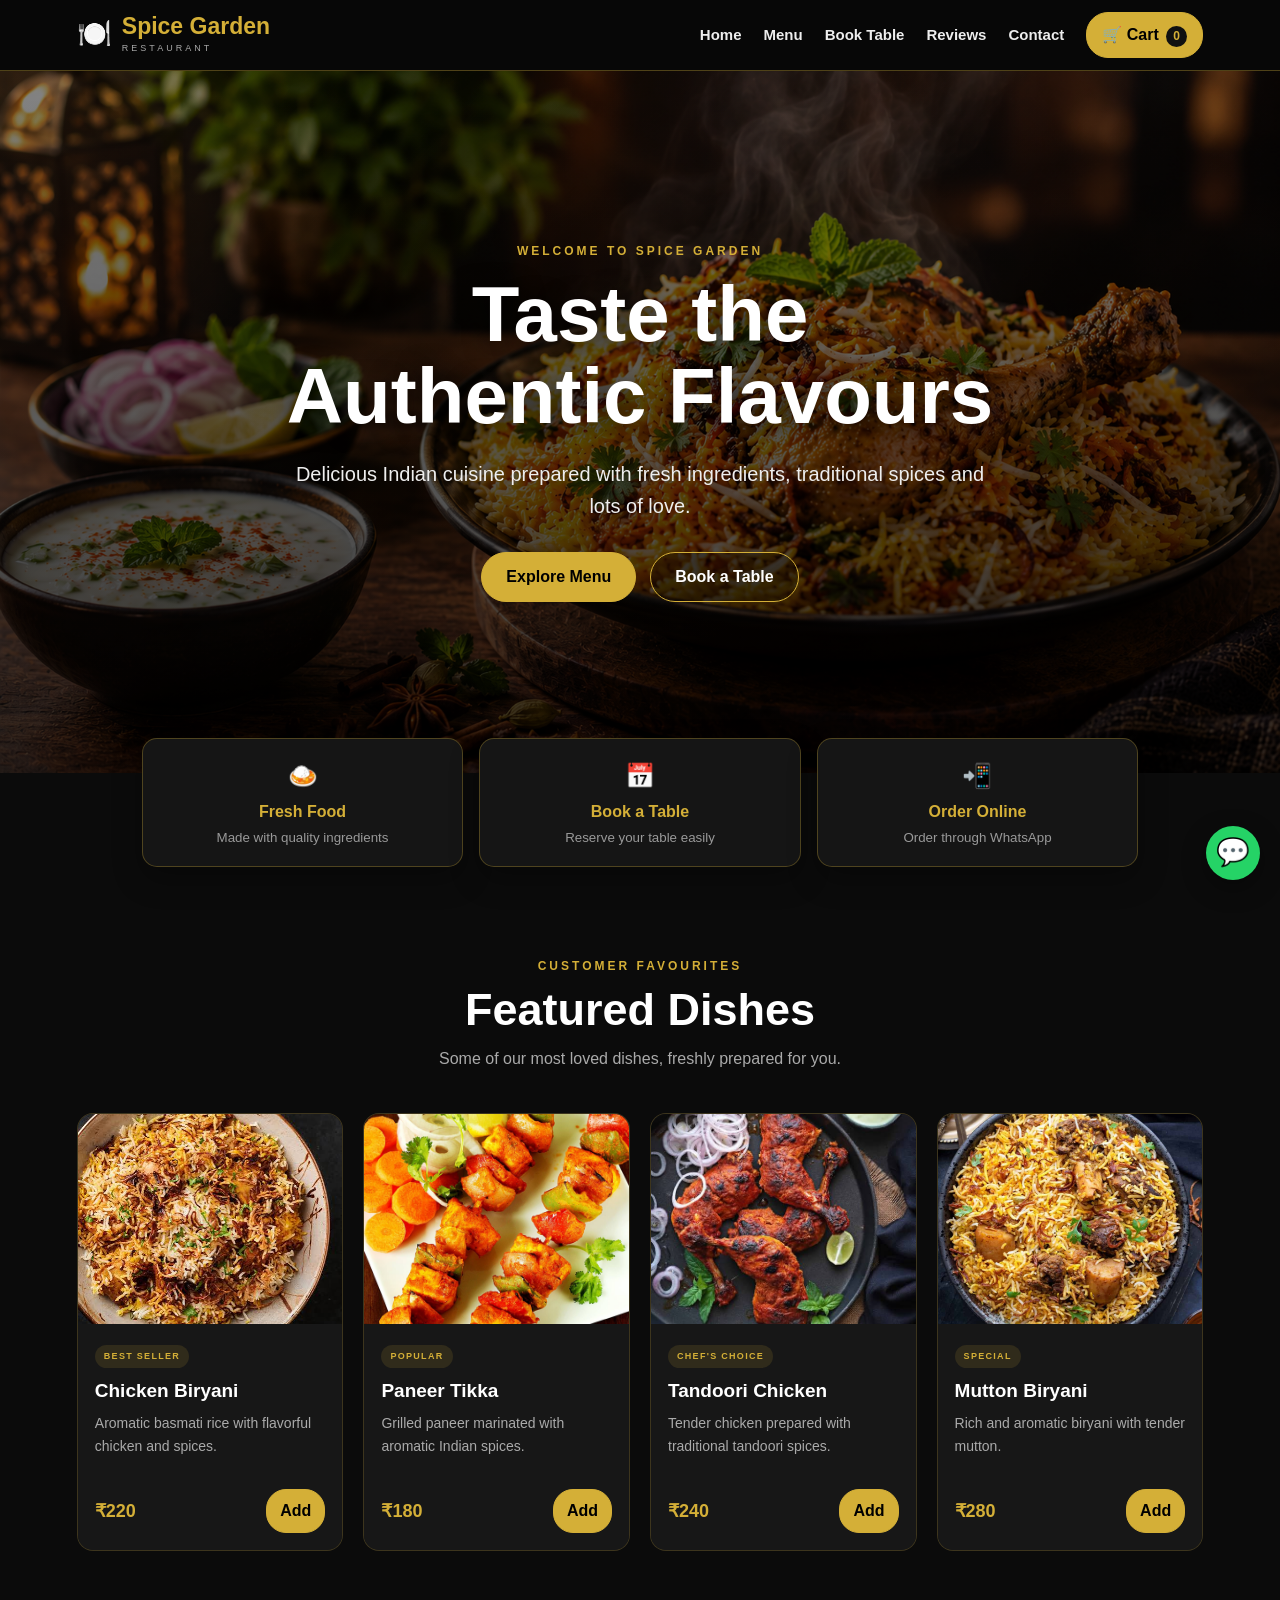
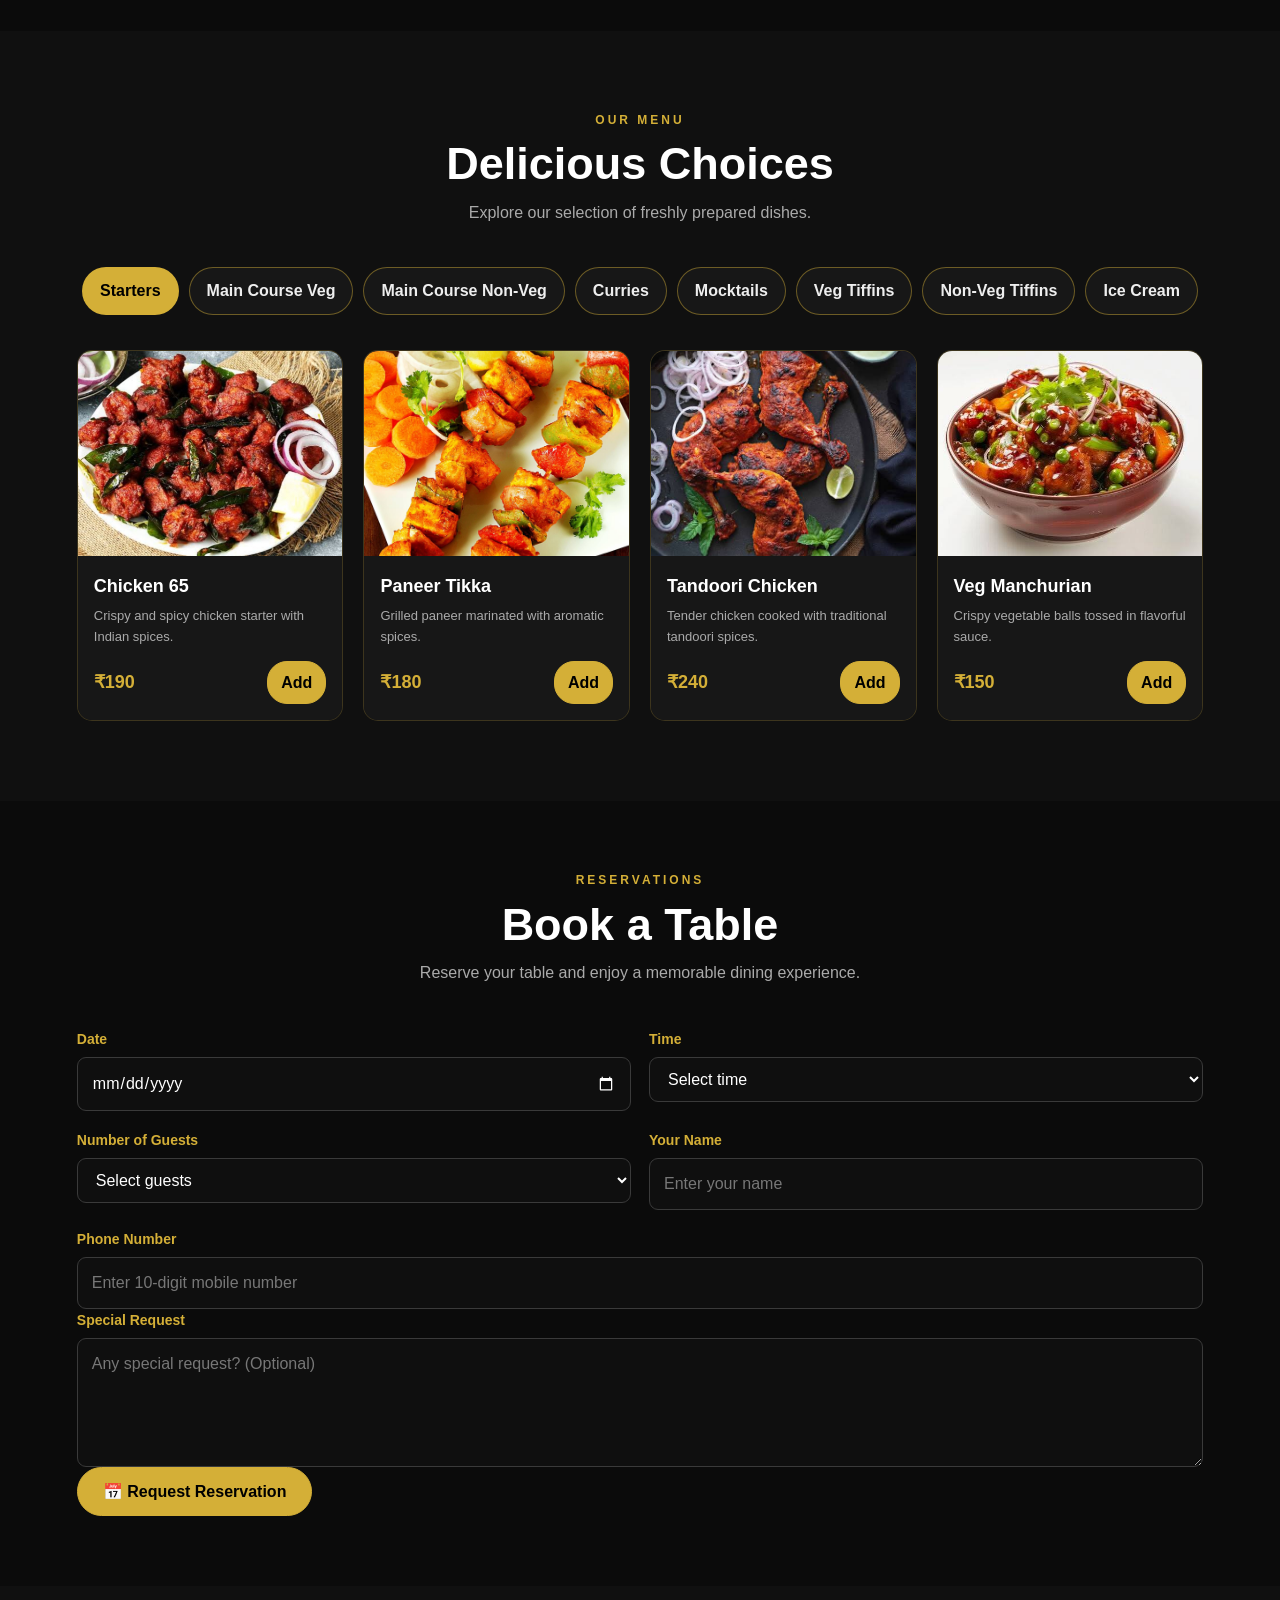
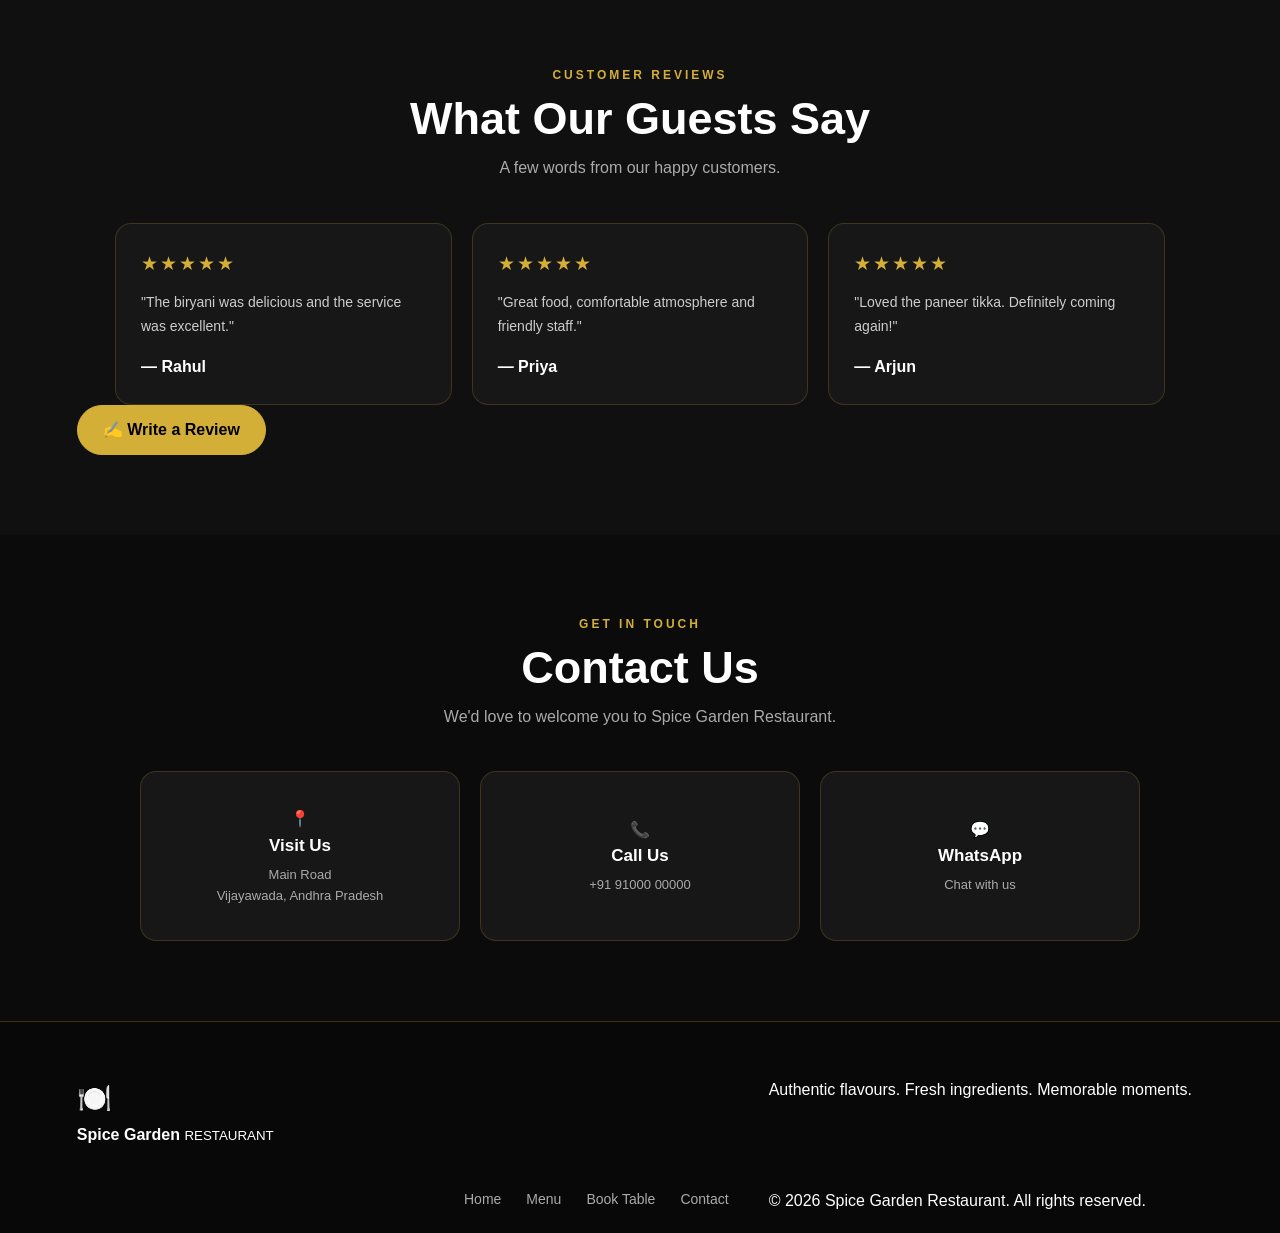
<file: index.html>
<!DOCTYPE html>
<html lang="en">

<head>
    <meta charset="UTF-8">

    <meta
        name="viewport"
        content="width=device-width, initial-scale=1.0"
    >

    <title>Spice Garden Restaurant</title>

    <meta
        name="description"
        content="Spice Garden Restaurant - Authentic Indian food, delicious biryani, starters, curries, tiffins and refreshing mocktails."
    >

    <link rel="stylesheet" href="style.css">
</head>

<body>

    <!-- ================= HEADER ================= -->

    <header class="topbar">

        <a href="#home" class="brand">

            <span class="brand-icon">🍽️</span>

            <span>
                <strong>Spice Garden</strong>
                <small>RESTAURANT</small>
            </span>

        </a>


        <button
            class="menu-toggle"
            id="menuToggle"
            aria-label="Open navigation menu"
        >
            ☰
        </button>


        <nav id="navMenu">

            <a href="#home">Home</a>

            <a href="#menu">Menu</a>

            <a href="#booking">Book Table</a>

            <a href="#reviews">Reviews</a>

            <a href="#contact">Contact</a>


            <button
                class="nav-cart"
                onclick="openCart()"
            >
                🛒 Cart

                <span id="cartCount">0</span>
            </button>

        </nav>

    </header>


    <main>
        <!-- Floating Cart Notification -->
<div class="cart-toast" id="cartToast">
    <span class="cart-toast-icon">🛒</span>
    <span id="cartToastMessage">Item added to cart!</span>
</div>


        <!-- ================= HERO ================= -->

        <section class="hero" id="home">

            <div class="hero-overlay"></div>


            <div class="hero-content">

                <p class="eyebrow">
                    WELCOME TO SPICE GARDEN
                </p>


                <h1>
                    Taste the
                    <br>
                    <span>Authentic Flavours</span>
                </h1>


                <p class="hero-text">
                    Delicious Indian cuisine prepared
                    with fresh ingredients, traditional
                    spices and lots of love.
                </p>


                <div class="hero-buttons">

                    <a
                        href="#menu"
                        class="btn btn-primary"
                    >
                        Explore Menu
                    </a>


                    <a
                        href="#booking"
                        class="btn btn-outline"
                    >
                        Book a Table
                    </a>

                </div>

            </div>

        </section>


        <!-- ================= QUICK ACTIONS ================= -->

        <section class="quick-actions">

            <button onclick="goToSection('menu')">

                <span>🍛</span>

                <strong>Fresh Food</strong>

                <small>
                    Made with quality ingredients
                </small>

            </button>


            <button onclick="goToSection('booking')">

                <span>📅</span>

                <strong>Book a Table</strong>

                <small>
                    Reserve your table easily
                </small>

            </button>


            <button onclick="orderOnWhatsApp()">

                <span>📲</span>

                <strong>Order Online</strong>

                <small>
                    Order through WhatsApp
                </small>

            </button>

                                      </section>
                <!-- ================= FEATURED FOOD ================= -->

        <section class="featured-section">

            <div class="section-heading">

                <p class="eyebrow">
                    CUSTOMER FAVOURITES
                </p>

                <h2>Featured Dishes</h2>

                <p>
                    Some of our most loved dishes,
                    freshly prepared for you.
                </p>

            </div>


            <div class="featured-grid">

                <!-- Chicken Biryani -->

                <div class="featured-card">

                    <img
                        src="chicken-biryani.jpg"
                        alt="Chicken Biryani"
                    >

                    <div class="featured-content">

                        <span class="food-tag">
                            BEST SELLER
                        </span>

                        <h3>Chicken Biryani</h3>

                        <p>
                            Aromatic basmati rice with
                            flavorful chicken and spices.
                        </p>

                        <div class="food-bottom">

                            <strong>₹220</strong>

                            <button
                                onclick="addToCart('Chicken Biryani', 220)"
                            >
                                Add
                            </button>

                        </div>

                    </div>

                </div>


                <!-- Paneer Tikka -->

                <div class="featured-card">

                    <img
                        src="paneer-tikka.jpg"
                        alt="Paneer Tikka"
                    >

                    <div class="featured-content">

                        <span class="food-tag">
                            POPULAR
                        </span>

                        <h3>Paneer Tikka</h3>

                        <p>
                            Grilled paneer marinated
                            with aromatic Indian spices.
                        </p>

                        <div class="food-bottom">

                            <strong>₹180</strong>

                            <button
                                onclick="addToCart('Paneer Tikka', 180)"
                            >
                                Add
                            </button>

                        </div>

                    </div>

                </div>


                <!-- Tandoori Chicken -->

                <div class="featured-card">

                    <img
                        src="tandoori-chicken.jpg"
                        alt="Tandoori Chicken"
                    >

                    <div class="featured-content">

                        <span class="food-tag">
                            CHEF'S CHOICE
                        </span>

                        <h3>Tandoori Chicken</h3>

                        <p>
                            Tender chicken prepared with
                            traditional tandoori spices.
                        </p>

                        <div class="food-bottom">

                            <strong>₹240</strong>

                            <button
                                onclick="addToCart('Tandoori Chicken', 240)"
                            >
                                Add
                            </button>

                        </div>

                    </div>

                </div>


                <!-- Mutton Biryani -->

                <div class="featured-card">

                    <img
                        src="mutton-biryani.jpg"
                        alt="Mutton Biryani"
                    >

                    <div class="featured-content">

                        <span class="food-tag">
                            SPECIAL
                        </span>

                        <h3>Mutton Biryani</h3>

                        <p>
                            Rich and aromatic biryani
                            with tender mutton.
                        </p>

                        <div class="food-bottom">

                            <strong>₹280</strong>

                            <button
                                onclick="addToCart('Mutton Biryani', 280)"
                            >
                                Add
                            </button>

                        </div>

                    </div>

                </div>

            </div>

        </section>



        <!-- ================= MENU ================= -->

        <section
            class="menu-section"
            id="menu"
        >

            <div class="section-heading">

                <p class="eyebrow">
                    OUR MENU
                </p>

                <h2>Delicious Choices</h2>

                <p>
                    Explore our selection of freshly
                    prepared dishes.
                </p>

            </div>


            <!-- CATEGORY BUTTONS -->

            <div class="category-buttons">

                <button
                    class="category active"
                    onclick="showCategory('starters', this)"
                >
                    Starters
                </button>


                <button
                    class="category"
                    onclick="showCategory('mainveg', this)"
                >
                    Main Course Veg
                </button>


                <button
                    class="category"
                    onclick="showCategory('mainnonveg', this)"
                >
                    Main Course Non-Veg
                </button>


                <button
                    class="category"
                    onclick="showCategory('curries', this)"
                >
                    Curries
                </button>


                <button
                    class="category"
                    onclick="showCategory('mocktails', this)"
                >
                    Mocktails
                </button>


                <button
                    class="category"
                    onclick="showCategory('veg', this)"
                >
                    Veg Tiffins
                </button>


                <button
                    class="category"
                    onclick="showCategory('nonveg', this)"
                >
                    Non-Veg Tiffins
                </button>


                <button
                    class="category"
                    onclick="showCategory('icecream', this)"
                >
                    Ice Cream
                </button>

                            </div>
            
                       <!-- ================= STARTERS ================= -->

            <div
                class="food-category active-category"
                id="starters"
            >

                <!-- Chicken 65 -->

                <div class="food-card">

                    <img
                        src="chicken-65.jpg"
                        alt="Chicken 65"
                    >

                    <div class="food-info">

                        <h3>Chicken 65</h3>

                        <p>
                            Crispy and spicy chicken
                            starter with Indian spices.
                        </p>

                        <div class="food-bottom">

                            <strong>₹190</strong>

                            <button
                                onclick="addToCart('Chicken 65', 190)"
                            >
                                Add
                            </button>

                        </div>

                    </div>

                </div>


                <!-- Paneer Tikka -->

                <div class="food-card">

                    <img
                        src="paneer-tikka.jpg"
                        alt="Paneer Tikka"
                    >

                    <div class="food-info">

                        <h3>Paneer Tikka</h3>

                        <p>
                            Grilled paneer marinated
                            with aromatic spices.
                        </p>

                        <div class="food-bottom">

                            <strong>₹180</strong>

                            <button
                                onclick="addToCart('Paneer Tikka', 180)"
                            >
                                Add
                            </button>

                        </div>

                    </div>

                </div>


                <!-- Tandoori Chicken -->

                <div class="food-card">

                    <img
                        src="tandoori-chicken.jpg"
                        alt="Tandoori Chicken"
                    >

                    <div class="food-info">

                        <h3>Tandoori Chicken</h3>

                        <p>
                            Tender chicken cooked with
                            traditional tandoori spices.
                        </p>

                        <div class="food-bottom">

                            <strong>₹240</strong>

                            <button
                                onclick="addToCart('Tandoori Chicken', 240)"
                            >
                                Add
                            </button>

                        </div>

                    </div>

                </div>


                <!-- Veg Manchurian -->

                <div class="food-card">

                    <img
                        src="veg-manchurian.jpg"
                        alt="Veg Manchurian"
                    >

                    <div class="food-info">

                        <h3>Veg Manchurian</h3>

                        <p>
                            Crispy vegetable balls
                            tossed in flavorful sauce.
                        </p>

                        <div class="food-bottom">

                            <strong>₹150</strong>

                            <button
                                onclick="addToCart('Veg Manchurian', 150)"
                            >
                                Add
                            </button>

                        </div>

                    </div>

                </div>

            </div>
                        <!-- ================= MAIN COURSE VEG ================= -->

            <div
                class="food-category"
                id="mainveg"
            >

                <!-- Veg Biryani -->

                <div class="food-card">

                    <img
                        src="veg-biryani.jpg"
                        alt="Veg Biryani"
                    >

                    <div class="food-info">

                        <h3>Veg Biryani</h3>

                        <p>
                            Aromatic basmati rice cooked
                            with fresh vegetables and spices.
                        </p>

                        <div class="food-bottom">

                            <strong>₹180</strong>

                            <button
                                onclick="addToCart('Veg Biryani', 180)"
                            >
                                Add
                            </button>

                        </div>

                    </div>

                </div>


                <!-- Paneer Butter Masala -->

                <div class="food-card">

                    <img
                        src="paneer-butter-masala.jpg"
                        alt="Paneer Butter Masala"
                    >

                    <div class="food-info">

                        <h3>Paneer Butter Masala</h3>

                        <p>
                            Soft paneer cooked in a rich
                            and creamy tomato gravy.
                        </p>

                        <div class="food-bottom">

                            <strong>₹190</strong>

                            <button
                                onclick="addToCart('Paneer Butter Masala', 190)"
                            >
                                Add
                            </button>

                        </div>

                    </div>

                </div>

            </div>


            <!-- ================= MAIN COURSE NON-VEG ================= -->

            <div
                class="food-category"
                id="mainnonveg"
            >

                <!-- Chicken Biryani -->

                <div class="food-card">

                    <img
                        src="chicken-biryani.jpg"
                        alt="Chicken Biryani"
                    >

                    <div class="food-info">

                        <h3>Chicken Biryani</h3>

                        <p>
                            Fragrant basmati rice with
                            tender chicken and rich spices.
                        </p>

                        <div class="food-bottom">

                            <strong>₹220</strong>

                            <button
                                onclick="addToCart('Chicken Biryani', 220)"
                            >
                                Add
                            </button>

                        </div>

                    </div>

                </div>


                <!-- Mutton Biryani -->

                <div class="food-card">

                    <img
                        src="mutton-biryani.jpg"
                        alt="Mutton Biryani"
                    >

                    <div class="food-info">

                        <h3>Mutton Biryani</h3>

                        <p>
                            Flavorful basmati rice served
                            with tender and juicy mutton.
                        </p>

                        <div class="food-bottom">

                            <strong>₹280</strong>

                            <button
                                onclick="addToCart('Mutton Biryani', 280)"
                            >
                                Add
                            </button>

                        </div>

                    </div>

                </div>

            </div>
                        <!-- ================= CURRIES ================= -->

            <div
                class="food-category"
                id="curries"
            >

                <!-- Chicken Curry -->

                <div class="food-card">

                    <img
                        src="chicken-curry.jpg"
                        alt="Chicken Curry"
                    >

                    <div class="food-info">

                        <h3>Chicken Curry</h3>

                        <p>
                            Tender chicken cooked in a
                            flavorful Indian curry.
                        </p>

                        <div class="food-bottom">

                            <strong>₹200</strong>

                            <button
                                onclick="addToCart('Chicken Curry', 200)"
                            >
                                Add
                            </button>

                        </div>

                    </div>

                </div>


                <!-- Mutton Curry -->

                <div class="food-card">

                    <img
                        src="mutton-curry.jpg"
                        alt="Mutton Curry"
                    >

                    <div class="food-info">

                        <h3>Mutton Curry</h3>

                        <p>
                            Rich and aromatic mutton
                            curry with traditional spices.
                        </p>

                        <div class="food-bottom">

                            <strong>₹260</strong>

                            <button
                                onclick="addToCart('Mutton Curry', 260)"
                            >
                                Add
                            </button>

                        </div>

                    </div>

                </div>

            </div>


            <!-- ================= MOCKTAILS ================= -->

            <div
                class="food-category"
                id="mocktails"
            >

                <!-- Virgin Mojito -->

                <div class="food-card">

                    <img
                        src="virgin-mojito.jpg"
                        alt="Virgin Mojito"
                    >

                    <div class="food-info">

                        <h3>Virgin Mojito</h3>

                        <p>
                            Refreshing mint and lime
                            mocktail served chilled.
                        </p>

                        <div class="food-bottom">

                            <strong>₹120</strong>

                            <button
                                onclick="addToCart('Virgin Mojito', 120)"
                            >
                                Add
                            </button>

                        </div>

                    </div>

                </div>


                <!-- Blue Lagoon -->

                <div class="food-card">

                    <img
                        src="blue-lagoon.jpg"
                        alt="Blue Lagoon"
                    >

                    <div class="food-info">

                        <h3>Blue Lagoon</h3>

                        <p>
                            Cool and refreshing citrus
                            mocktail with a vibrant flavour.
                        </p>

                        <div class="food-bottom">

                            <strong>₹130</strong>

                            <button
                                onclick="addToCart('Blue Lagoon', 130)"
                            >
                                Add
                            </button>

                        </div>

                    </div>

                </div>

            </div>
                        <!-- ================= VEG TIFFINS ================= -->

            <div
                class="food-category"
                id="veg"
            >

                <!-- Masala Dosa -->

                <div class="food-card">

                    <img
                        src="masala-dosa.jpg"
                        alt="Masala Dosa"
                    >

                    <div class="food-info">

                        <h3>Masala Dosa</h3>

                        <p>
                            Crispy dosa filled with
                            delicious spiced potato masala.
                        </p>

                        <div class="food-bottom">

                            <strong>₹90</strong>

                            <button
                                onclick="addToCart('Masala Dosa', 90)"
                            >
                                Add
                            </button>

                        </div>

                    </div>

                </div>


                <!-- Idly -->

                <div class="food-card">

                    <img
                        src="idly.jpg"
                        alt="Idly"
                    >

                    <div class="food-info">

                        <h3>Idly</h3>

                        <p>
                            Soft and fluffy South Indian
                            steamed rice cakes.
                        </p>

                        <div class="food-bottom">

                            <strong>₹70</strong>

                            <button
                                onclick="addToCart('Idly', 70)"
                            >
                                Add
                            </button>

                        </div>

                    </div>

                </div>

            </div>


            <!-- ================= NON-VEG TIFFINS ================= -->

            <div
                class="food-category"
                id="nonveg"
            >

                <!-- Egg Dosa -->

                <div class="food-card">

                    <img
                        src="egg-dosa.jpg"
                        alt="Egg Dosa"
                    >

                    <div class="food-info">

                        <h3>Egg Dosa</h3>

                        <p>
                            Crispy dosa topped with
                            seasoned egg and spices.
                        </p>

                        <div class="food-bottom">

                            <strong>₹110</strong>

                            <button
                                onclick="addToCart('Egg Dosa', 110)"
                            >
                                Add
                            </button>

                        </div>

                    </div>

                </div>


                <!-- Egg Parota -->

                <div class="food-card">

                    <img
                        src="egg-parota.jpg"
                        alt="Egg Parota"
                    >

                    <div class="food-info">

                        <h3>Egg Parota</h3>

                        <p>
                            Flaky parota prepared with
                            seasoned egg and spices.
                        </p>

                        <div class="food-bottom">

                            <strong>₹120</strong>

                            <button
                                onclick="addToCart('Egg Parota', 120)"
                            >
                                Add
                            </button>

                        </div>

                    </div>

                </div>

            </div>


            <!-- ================= ICE CREAM ================= -->

            <div
                class="food-category"
                id="icecream"
            >

                <!-- Vanilla Ice Cream -->

                <div class="food-card">

                    <img
                        src="vanilla-ice-cream.jpg"
                        alt="Vanilla Ice Cream"
                    >

                    <div class="food-info">

                        <h3>Vanilla Ice Cream</h3>

                        <p>
                            Smooth and creamy classic
                            vanilla ice cream.
                        </p>

                        <div class="food-bottom">

                            <strong>₹100</strong>

                            <button
                                onclick="addToCart('Vanilla Ice Cream', 100)"
                            >
                                Add
                            </button>

                        </div>

                    </div>

                </div>


                <!-- Chocolate Ice Cream -->

                <div class="food-card">

                    <img
                        src="chocolate-ice-cream.jpg"
                        alt="Chocolate Ice Cream"
                    >

                    <div class="food-info">

                        <h3>Chocolate Ice Cream</h3>

                        <p>
                            Rich and creamy chocolate
                            ice cream for a sweet finish.
                        </p>

                        <div class="food-bottom">

                            <strong>₹110</strong>

                            <button
                                onclick="addToCart('Chocolate Ice Cream', 110)"
                            >
                                Add
                            </button>

                        </div>

                    </div>

                </div>

            </div>


        </section>
                <!-- ================= BOOK A TABLE ================= -->

        <section
            class="booking-section"
            id="booking"
        >

            <div class="section-heading">

                <p class="eyebrow">
                    RESERVATIONS
                </p>

                <h2>Book a Table</h2>

                <p>
                    Reserve your table and enjoy a
                    memorable dining experience.
                </p>

            </div>


            <form id="bookingForm">

                <div class="form-row">

                    <div class="form-group">

                        <label for="bookingDate">
                            Date
                        </label>

                        <input
                            type="date"
                            id="bookingDate"
                            required
                        >

                    </div>


                    <div class="form-group">

                        <label for="bookingTime">
                            Time
                        </label>

                        <select
                            id="bookingTime"
                            required
                        >

                            <option value="">
                                Select time
                            </option>

                            <option value="11:00 AM">
                                11:00 AM
                            </option>

                            <option value="12:00 PM">
                                12:00 PM
                            </option>

                            <option value="1:00 PM">
                                1:00 PM
                            </option>

                            <option value="2:00 PM">
                                2:00 PM
                            </option>

                            <option value="6:00 PM">
                                6:00 PM
                            </option>

                            <option value="7:00 PM">
                                7:00 PM
                            </option>

                            <option value="8:00 PM">
                                8:00 PM
                            </option>

                            <option value="9:00 PM">
                                9:00 PM
                            </option>

                        </select>

                    </div>

                </div>


                <div class="form-row">

                    <div class="form-group">

                        <label for="bookingMembers">
                            Number of Guests
                        </label>

                        <select
                            id="bookingMembers"
                            required
                        >

                            <option value="">
                                Select guests
                            </option>

                            <option value="1">1 Guest</option>
                            <option value="2">2 Guests</option>
                            <option value="3">3 Guests</option>
                            <option value="4">4 Guests</option>
                            <option value="5">5 Guests</option>
                            <option value="6">6 Guests</option>
                            <option value="7">7 Guests</option>
                            <option value="8">8 Guests</option>
                            <option value="9">9 Guests</option>
                            <option value="10">10 Guests</option>

                        </select>

                    </div>


                    <div class="form-group">

                        <label for="customerName">
                            Your Name
                        </label>

                        <input
                            type="text"
                            id="customerName"
                            placeholder="Enter your name"
                            required
                        >

                    </div>

                </div>


                <div class="form-group">

                    <label for="customerPhone">
                        Phone Number
                    </label>

                    <input
                        type="tel"
                        id="customerPhone"
                        placeholder="Enter 10-digit mobile number"
                        inputmode="numeric"
                        maxlength="10"
                        required
                    >

                </div>


                <div class="form-group">

                    <label for="specialRequest">
                        Special Request
                    </label>

                    <textarea
                        id="specialRequest"
                        rows="4"
                        placeholder="Any special request? (Optional)"
                    ></textarea>

                </div>


                <button
                    type="submit"
                    class="gold-btn"
                >
                    📅 Request Reservation
                </button>

            </form>

        </section>



        <!-- ================= REVIEWS ================= -->

        <section
            class="reviews-section"
            id="reviews"
        >

            <div class="section-heading">

                <p class="eyebrow">
                    CUSTOMER REVIEWS
                </p>

                <h2>What Our Guests Say</h2>

                <p>
                    A few words from our happy customers.
                </p>

            </div>


            <div class="reviews-grid">

                <div class="review-card">

                    <div class="stars">
                        ★★★★★
                    </div>

                    <p>
                        "The biryani was delicious and
                        the service was excellent."
                    </p>

                    <strong>
                        — Rahul
                    </strong>

                </div>


                <div class="review-card">

                    <div class="stars">
                        ★★★★★
                    </div>

                    <p>
                        "Great food, comfortable
                        atmosphere and friendly staff."
                    </p>

                    <strong>
                        — Priya
                    </strong>

                </div>


                <div class="review-card">

                    <div class="stars">
                        ★★★★★
                    </div>

                    <p>
                        "Loved the paneer tikka.
                        Definitely coming again!"
                    </p>

                    <strong>
                        — Arjun
                    </strong>

                </div>

            </div>


            <div class="review-button-wrap">

                <button
                    class="gold-btn"
                    onclick="writeReview()"
                >
                    ✍️ Write a Review
                </button>

            </div>

    </section>
            <!-- ================= CONTACT ================= -->

        <section
            class="contact-section"
            id="contact"
        >

            <div class="section-heading">

                <p class="eyebrow">
                    GET IN TOUCH
                </p>

                <h2>Contact Us</h2>

                <p>
                    We'd love to welcome you to
                    Spice Garden Restaurant.
                </p>

            </div>


            <div class="contact-grid">

                <!-- Address -->

                <div class="contact-card">

                    <span>📍</span>

                    <h3>Visit Us</h3>

                    <p>
                        Main Road<br>
                        Vijayawada, Andhra Pradesh
                    </p>

                </div>


                <!-- Phone -->

                <div class="contact-card">

                    <span>📞</span>

                    <h3>Call Us</h3>

                    <p>
                        <a href="tel:+919100000000">
                            +91 91000 00000
                        </a>
                    </p>

                </div>


                <!-- WhatsApp -->

                <div class="contact-card">

                    <span>💬</span>

                    <h3>WhatsApp</h3>

                    <p>
                        <a
                            href="https://wa.me/919100000000"
                            target="_blank"
                        >
                            Chat with us
                        </a>
                    </p>

                </div>

            </div>

        </section>



        <!-- ================= CART ================= -->

        <div
            class="cart-overlay"
            id="cartOverlay"
        >

            <div
                class="cart-panel"
                id="cartPanel"
                onclick="event.stopPropagation()"
            >

                <div class="cart-header">

                    <div>

                        <p class="eyebrow">
                            YOUR ORDER
                        </p>

                        <h2>
                            Shopping Cart
                        </h2>

                    </div>


                    <button
                        class="cart-close"
                        onclick="closeCart()"
                        aria-label="Close cart"
                    >
                        ✕
                    </button>

                </div>


                <div
                    class="cart-items"
                    id="cartItems"
                >
                    <div class="empty-cart">
                        Your cart is empty.
                    </div>
                </div>


                <div class="cart-footer">

                    <div class="cart-total-row">

                        <span>
                            Total
                        </span>

                        <strong id="cartTotal">
                            ₹0
                        </strong>

                    </div>


                    <button
                        class="gold-btn"
                        onclick="orderOnWhatsApp()"
                    >
                        📲 Order on WhatsApp
                    </button>


                    <button
                        class="clear-cart-btn"
                        onclick="clearCart()"
                    >
                        Clear Cart
                    </button>

                </div>

            </div>

        </div>



        <!-- ================= FLOATING WHATSAPP ================= -->

        <a
            href="https://wa.me/919100000000"
            class="floating-whatsapp"
            target="_blank"
            aria-label="Chat on WhatsApp"
        >
            💬
        </a>



    </main>



    <!-- ================= FOOTER ================= -->

    <footer class="footer">

        <div class="footer-content">

            <div class="footer-brand">

                <span class="brand-icon">
                    🍽️
                </span>

                <div>

                    <strong>
                        Spice Garden
                    </strong>

                    <small>
                        RESTAURANT
                    </small>

                </div>

            </div>


            <p>
                Authentic flavours. Fresh ingredients.
                Memorable moments.
            </p>


            <div class="footer-links">

                <a href="#home">
                    Home
                </a>

                <a href="#menu">
                    Menu
                </a>

                <a href="#booking">
                    Book Table
                </a>

                <a href="#contact">
                    Contact
                </a>

            </div>


            <p class="copyright">
                © <span id="currentYear"></span>
                Spice Garden Restaurant.
                All rights reserved.
            </p>

        </div>

    </footer>


    <script src="script.js"></script>

</body>

</html>
</file>
<file: style.css>
/* =====================================================
   SPICE GARDEN RESTAURANT
   STYLE.CSS — PART 1
   Basic Reset + Header
===================================================== */


/* ---------- BASIC RESET ---------- */

* {
    margin: 0;
    padding: 0;
    box-sizing: border-box;
}


html {
    scroll-behavior: smooth;
    scroll-padding-top: 80px;
}


body {
    font-family: Arial, Helvetica, sans-serif;
    background: #0b0b0b;
    color: #ffffff;
    line-height: 1.6;
    overflow-x: hidden;
}


body.cart-open {
    overflow: hidden;
}


a {
    color: inherit;
    text-decoration: none;
}


button,
input,
select,
textarea {
    font: inherit;
}


button {
    cursor: pointer;
}


img {
    max-width: 100%;
    display: block;
}



/* ---------- TOP HEADER ---------- */

.topbar {
    position: sticky;
    top: 0;
    z-index: 1000;

    width: 100%;
    min-height: 70px;

    padding: 12px 6%;

    display: flex;
    align-items: center;
    justify-content: space-between;

    gap: 20px;

    background: rgba(8, 8, 8, 0.98);

    border-bottom: 1px solid rgba(212, 175, 55, 0.35);

    backdrop-filter: blur(12px);
}



/* ---------- BRAND ---------- */

.brand {
    display: flex;
    align-items: center;

    gap: 10px;

    color: #d4af37;

    white-space: nowrap;
}


.brand-icon {
    font-size: 28px;
}


.brand strong {
    display: block;

    font-size: 23px;

    line-height: 1.1;

    font-weight: 800;
}


.brand small {
    display: block;

    margin-top: 2px;

    color: #a7a7a7;

    font-size: 9px;

    letter-spacing: 3px;
}



/* ---------- MOBILE MENU BUTTON ---------- */

.menu-toggle {
    display: none;

    border: 1px solid #d4af37;

    background: transparent;

    color: #ffffff;

    font-size: 24px;

    padding: 5px 11px;

    border-radius: 8px;
}



/* ---------- NAVIGATION ---------- */

#navMenu {
    display: flex;

    align-items: center;

    gap: 22px;
}


#navMenu > a {
    color: #eeeeee;

    font-size: 15px;

    font-weight: 600;

    transition: color 0.25s ease;
}


#navMenu > a:hover {
    color: #d4af37;
}



/* ---------- CART BUTTON ---------- */

.nav-cart {
    border: 1px solid #d4af37;

    background: #d4af37;

    color: #000000;

    padding: 9px 15px;

    border-radius: 22px;

    font-weight: 800;

    transition: 0.25s ease;
}


.nav-cart:hover {
    transform: translateY(-2px);

    box-shadow:
        0 7px 20px rgba(212, 175, 55, 0.22);
}



/* ---------- CART COUNT ---------- */

#cartCount {
    display: inline-flex;

    align-items: center;
    justify-content: center;

    min-width: 21px;
    height: 21px;

    padding: 0 5px;

    margin-left: 3px;

    border-radius: 50%;

    background: #111111;

    color: #d4af37;

    font-size: 12px;
}
/* =====================================================
   HERO SECTION + QUICK ACTIONS
   STYLE.CSS — PART 2
===================================================== */


/* ---------- HERO SECTION ---------- */

.hero {
    position: relative;

    min-height: 78vh;

    display: flex;
    align-items: center;
    justify-content: center;

    text-align: center;

    padding: 100px 6%;

    overflow: hidden;

    /*
       Keep hero image local.
       Upload hero.jpg to the same repository.
    */
    background-image:
        linear-gradient(
            rgba(0, 0, 0, 0.45),
            rgba(0, 0, 0, 0.75)
        ),
        url("./hero.jpg");

    background-position: center;
    background-size: cover;
    background-repeat: no-repeat;
}


/* ---------- HERO OVERLAY ---------- */

.hero-overlay {
    position: absolute;

    inset: 0;

    background:
        linear-gradient(
            180deg,
            rgba(0, 0, 0, 0.05),
            rgba(0, 0, 0, 0.15)
        );

    pointer-events: none;
}


/* ---------- HERO CONTENT ---------- */

.hero-content {
    position: relative;

    z-index: 1;

    width: 100%;

    max-width: 900px;
}


/* ---------- SMALL GOLD HEADING ---------- */

.eyebrow {
    color: #d4af37;

    font-size: 12px;

    font-weight: 800;

    letter-spacing: 3px;

    margin-bottom: 12px;
}


/* ---------- MAIN HERO HEADING ---------- */

.hero h1 {
    color: #ffffff;

    font-size: clamp(42px, 7vw, 78px);

    line-height: 1.06;

    margin-bottom: 20px;

    font-weight: 800;

    text-shadow:
        0 4px 25px rgba(0, 0, 0, 0.75);
}


/* ---------- HERO DESCRIPTION ---------- */

.hero-text {
    max-width: 700px;

    margin: 0 auto 30px;

    color: #eeeeee;

    font-size: clamp(16px, 2vw, 20px);
}


/* ---------- HERO BUTTONS ---------- */

.hero-buttons {
    display: flex;

    justify-content: center;

    gap: 14px;

    flex-wrap: wrap;
}


/* ---------- COMMON BUTTON ---------- */

.btn {
    display: inline-flex;

    align-items: center;
    justify-content: center;

    min-height: 47px;

    padding: 11px 24px;

    border-radius: 28px;

    border: 1px solid #d4af37;

    font-weight: 800;

    transition: 0.25s ease;
}


/* ---------- PRIMARY BUTTON ---------- */

.btn-primary {
    background: #d4af37;

    color: #000000;
}


.btn-primary:hover {
    transform: translateY(-2px);

    box-shadow:
        0 8px 24px rgba(212, 175, 55, 0.25);
}


/* ---------- OUTLINE BUTTON ---------- */

.btn-outline {
    background: rgba(0, 0, 0, 0.28);

    color: #ffffff;
}


.btn-outline:hover {
    background: #d4af37;

    color: #000000;
}



/* =====================================================
   QUICK ACTION CARDS
===================================================== */

.quick-actions {
    max-width: 1150px;

    margin: -35px auto 0;

    position: relative;

    z-index: 5;

    padding: 0 6%;

    display: grid;

    grid-template-columns: repeat(3, 1fr);

    gap: 16px;
}


.quick-actions button {
    min-height: 105px;

    padding: 18px;

    display: flex;

    flex-direction: column;

    align-items: center;

    justify-content: center;

    text-align: center;

    border: 1px solid rgba(212, 175, 55, 0.3);

    border-radius: 15px;

    background: #151515;

    color: #ffffff;

    box-shadow:
        0 12px 30px rgba(0, 0, 0, 0.3);

    transition: 0.25s ease;
}


.quick-actions button:hover {
    transform: translateY(-4px);

    border-color: #d4af37;
}


.quick-actions button span {
    font-size: 24px;

    margin-bottom: 4px;
}


.quick-actions button strong {
    color: #d4af37;

    font-size: 16px;
}


.quick-actions button small {
    color: #999999;

    margin-top: 2px;
  }
/* =====================================================
   GENERAL SECTIONS + FEATURED FOOD
   STYLE.CSS — PART 3
===================================================== */


/* ---------- GENERAL SECTION ---------- */

section {
    padding: 80px 6%;
}


/* ---------- SECTION HEADINGS ---------- */

.section-heading,
.section-title {
    max-width: 800px;

    margin: 0 auto 42px;

    text-align: center;
}


.section-heading h2,
.section-title h2 {
    color: #ffffff;

    font-size: clamp(30px, 5vw, 45px);

    line-height: 1.15;

    margin-bottom: 10px;
}


.section-heading > p:last-child,
.section-title > p:last-child {
    color: #aaaaaa;
}


.section-heading .eyebrow {
    margin-bottom: 8px;
}



/* =====================================================
   FEATURED FOOD SECTION
===================================================== */

.featured-section {
    background: #0b0b0b;

    padding-top: 90px;
}


/* ---------- FEATURED GRID ---------- */

.featured-grid {
    max-width: 1150px;

    margin: auto;

    display: grid;

    grid-template-columns: repeat(4, 1fr);

    gap: 20px;
}



/* ---------- FEATURED CARD ---------- */

.featured-card {
    overflow: hidden;

    background: #171717;

    border: 1px solid rgba(212, 175, 55, 0.2);

    border-radius: 16px;

    transition: 0.3s ease;
}


.featured-card:hover {
    transform: translateY(-5px);

    border-color: #d4af37;

    box-shadow:
        0 15px 35px rgba(0, 0, 0, 0.28);
}



/* ---------- FEATURED IMAGE ---------- */

.featured-card img {
    width: 100%;

    height: 210px;

    object-fit: cover;
}



/* ---------- FEATURED CONTENT ---------- */

.featured-content {
    padding: 17px;

    background: #171717;
}



/* ---------- FOOD TAG ---------- */

.food-tag {
    display: inline-block;

    margin-bottom: 8px;

    padding: 4px 9px;

    border-radius: 20px;

    background: rgba(212, 175, 55, 0.13);

    color: #d4af37;

    font-size: 9px;

    font-weight: 800;

    letter-spacing: 1.3px;
}



/* ---------- FOOD NAME ---------- */

.featured-content h3 {
    color: #ffffff;

    margin-bottom: 6px;

    font-size: 19px;
}



/* ---------- FOOD DESCRIPTION ---------- */

.featured-content p {
    min-height: 65px;

    color: #aaaaaa;

    font-size: 14px;
}



/* ---------- FOOD PRICE + BUTTON ---------- */

.food-bottom {
    display: flex;

    align-items: center;

    justify-content: space-between;

    gap: 10px;

    margin-top: 12px;
}


.food-bottom strong {
    color: #d4af37;

    font-size: 18px;

    font-weight: 800;
}



/* ---------- ADD BUTTON ---------- */

.food-bottom button {
    border: 1px solid #d4af37;

    background: #d4af37;

    color: #000000;

    padding: 8px 13px;

    border-radius: 20px;

    font-weight: 800;

    transition: 0.25s ease;
}


.food-bottom button:hover {
    transform: translateY(-2px);

    box-shadow:
        0 5px 15px rgba(212, 175, 55, 0.18);
}
/* =====================================================
   MENU CATEGORIES + FOOD CARDS
   STYLE.CSS — PART 4
===================================================== */


/* ---------- MENU SECTION ---------- */

.menu-section {
    background: #101010;
}


/* ---------- CATEGORY BUTTONS ---------- */

.category-buttons {
    max-width: 1150px;

    margin: 0 auto 35px;

    display: flex;

    justify-content: center;

    flex-wrap: wrap;

    gap: 10px;
}


.category {
    border: 1px solid rgba(212, 175, 55, 0.45);

    background: #171717;

    color: #eeeeee;

    padding: 10px 17px;

    border-radius: 25px;

    font-weight: 700;

    transition: 0.25s ease;
}


.category:hover,
.category.active {
    background: #d4af37;

    color: #000000;
}



/* =====================================================
   FOOD CATEGORY
===================================================== */

.food-category {
    max-width: 1150px;

    margin: auto;

    display: none;

    grid-template-columns: repeat(4, 1fr);

    gap: 20px;
}


/* Show selected category */

.food-category.active-category {
    display: grid;
}



/* =====================================================
   FOOD CARD
===================================================== */

.food-card {
    overflow: hidden;

    background: #171717;

    border: 1px solid rgba(212, 175, 55, 0.2);

    border-radius: 15px;

    transition: 0.3s ease;
}


.food-card:hover {
    transform: translateY(-4px);

    border-color: #d4af37;

    box-shadow:
        0 12px 28px rgba(0, 0, 0, 0.25);
}



/* ---------- FOOD IMAGE ---------- */

.food-card img {
    width: 100%;

    height: 205px;

    object-fit: cover;
}



/* ---------- FOOD INFORMATION ---------- */

.food-info {
    padding: 16px;

    background: #171717;
}


.food-info h3 {
    color: #ffffff;

    font-size: 18px;

    margin-bottom: 5px;
}


.food-info p {
    min-height: 43px;

    color: #aaaaaa;

    font-size: 13px;

    margin-bottom: 12px;
}



/* ---------- FOOD PRICE + ADD BUTTON ---------- */

.food-info .food-bottom {
    display: flex;

    align-items: center;

    justify-content: space-between;

    gap: 10px;

    margin-top: 12px;
}


.food-info .food-bottom strong {
    color: #d4af37;

    font-size: 18px;

    font-weight: 800;
}


.food-info .food-bottom button {
    border: 1px solid #d4af37;

    background: #d4af37;

    color: #000000;

    padding: 8px 13px;

    border-radius: 20px;

    font-weight: 800;

    transition: 0.25s ease;
}


.food-info .food-bottom button:hover {
    transform: translateY(-2px);

    box-shadow:
        0 5px 15px rgba(212, 175, 55, 0.18);
}
/* =====================================================
   BOOKING SECTION
   STYLE.CSS — PART 5
===================================================== */


/* ---------- BOOKING SECTION ---------- */

.booking-section {
    background: #0b0b0b;

    padding: 70px 6%;
}


.booking-section .section-title {
    margin-bottom: 30px;
}



/* ---------- BOOKING FORM ---------- */

.booking-form {
    width: 100%;

    max-width: 850px;

    margin: 0 auto;

    padding: 28px;

    background: #171717;

    border: 1px solid rgba(212, 175, 55, 0.28);

    border-radius: 18px;

    box-shadow:
        0 15px 40px rgba(0, 0, 0, 0.3);
}



/* ---------- FORM ROW ---------- */

.form-row {
    display: grid;

    grid-template-columns: repeat(2, 1fr);

    gap: 18px;

    margin-bottom: 18px;
}



/* ---------- FORM GROUP ---------- */

.form-group {
    display: flex;

    flex-direction: column;

    gap: 7px;
}


.form-group label {
    color: #d4af37;

    font-size: 14px;

    font-weight: 700;
}



/* ---------- INPUTS ---------- */

.form-group input,
.form-group select,
.form-group textarea {
    width: 100%;

    padding: 12px 14px;

    border: 1px solid #3a3a3a;

    border-radius: 9px;

    background: #0f0f0f;

    color: #ffffff;

    outline: none;

    transition: 0.25s ease;
}



/* ---------- INPUT FOCUS ---------- */

.form-group input:focus,
.form-group select:focus,
.form-group textarea:focus {
    border-color: #d4af37;

    box-shadow:
        0 0 0 2px rgba(212, 175, 55, 0.08);
}



/* ---------- TEXTAREA ---------- */

.form-group textarea {
    min-height: 100px;

    resize: vertical;
}



/* ---------- PLACEHOLDER ---------- */

.form-group input::placeholder,
.form-group textarea::placeholder {
    color: #777777;
}



/* ---------- DATE INPUT ---------- */

.form-group input[type="date"] {
    color-scheme: dark;
}



/* ---------- GOLD BUTTON ---------- */

.gold-btn {
    display: inline-flex;

    align-items: center;

    justify-content: center;

    min-height: 46px;

    padding: 11px 25px;

    border: 1px solid #d4af37;

    border-radius: 25px;

    background: #d4af37;

    color: #000000;

    font-weight: 800;

    transition: 0.25s ease;
}


.gold-btn:hover {
    transform: translateY(-2px);

    box-shadow:
        0 8px 22px rgba(212, 175, 55, 0.22);
}



/* ---------- BOOKING SUBMIT BUTTON ---------- */

.booking-form > .gold-btn {
    display: flex;

    width: 100%;

    margin-top: 5px;
}



/* ---------- BOOKING NOTE ---------- */

.booking-form::after {
    content:
        "We will confirm your table booking request shortly.";

    display: block;

    margin-top: 14px;

    text-align: center;

    color: #777777;

    font-size: 12px;
}



/* =====================================================
   MOBILE BOOKING FORM
===================================================== */

@media (max-width: 700px) {

    .booking-section {
        padding: 55px 5%;
    }


    .booking-form {
        padding: 20px;

        border-radius: 15px;
    }


    .form-row {
        grid-template-columns: 1fr;

        gap: 15px;

        margin-bottom: 15px;
    }


    .form-group input,
    .form-group select,
    .form-group textarea {
        padding: 11px 12px;
    }

}
/* =====================================================
   REVIEWS + CONTACT
   STYLE.CSS — PART 6
===================================================== */


/* =====================================================
   REVIEWS SECTION
===================================================== */

.reviews-section {
    background: #101010;
}


.reviews-grid {
    max-width: 1050px;

    margin: 0 auto;

    display: grid;

    grid-template-columns: repeat(3, 1fr);

    gap: 20px;
}



/* ---------- REVIEW CARD ---------- */

.review-card {
    padding: 25px;

    background: #171717;

    border: 1px solid rgba(212, 175, 55, 0.2);

    border-radius: 16px;

    transition: 0.3s ease;
}


.review-card:hover {
    transform: translateY(-4px);

    border-color: #d4af37;

    box-shadow:
        0 12px 30px rgba(0, 0, 0, 0.25);
}



/* ---------- STARS ---------- */

.stars {
    color: #d4af37;

    font-size: 19px;

    letter-spacing: 2px;

    margin-bottom: 12px;
}



/* ---------- REVIEW TEXT ---------- */

.review-card p {
    color: #cccccc;

    font-size: 14px;

    line-height: 1.7;

    margin-bottom: 15px;
}


.review-card h4 {
    color: #ffffff;

    font-size: 15px;
}



/* ---------- REVIEW BUTTON ---------- */

.review-button-area {
    display: flex;

    justify-content: center;

    margin-top: 30px;
}


.review-button-area .gold-btn {
    min-width: 190px;
}



/* =====================================================
   CONTACT SECTION
===================================================== */

.contact-section {
    background: #0b0b0b;
}


.contact-grid {
    max-width: 1000px;

    margin: 0 auto;

    display: grid;

    grid-template-columns: repeat(3, 1fr);

    gap: 20px;
}



/* ---------- CONTACT CARD ---------- */

.contact-card {
    min-height: 170px;

    padding: 25px;

    display: flex;

    flex-direction: column;

    align-items: center;

    justify-content: center;

    text-align: center;

    background: #171717;

    border: 1px solid rgba(212, 175, 55, 0.2);

    border-radius: 16px;

    transition: 0.3s ease;
}


.contact-card:hover {
    transform: translateY(-4px);

    border-color: #d4af37;
}



/* ---------- CONTACT ICON ---------- */

.contact-icon {
    width: 52px;

    height: 52px;

    display: flex;

    align-items: center;

    justify-content: center;

    margin-bottom: 12px;

    border-radius: 50%;

    background: rgba(212, 175, 55, 0.12);

    color: #d4af37;

    font-size: 24px;
}



/* ---------- CONTACT TITLE ---------- */

.contact-card h3 {
    color: #ffffff;

    font-size: 17px;

    margin-bottom: 6px;
}



/* ---------- CONTACT TEXT ---------- */

.contact-card p {
    color: #aaaaaa;

    font-size: 13px;

    line-height: 1.6;
}



/* ---------- CONTACT LINKS ---------- */

.contact-card a {
    color: #aaaaaa;

    transition: 0.25s ease;
}


.contact-card a:hover {
    color: #d4af37;
}



/* =====================================================
   TABLET
===================================================== */

@media (max-width: 800px) {

    .reviews-grid,
    .contact-grid {
        grid-template-columns: repeat(2, 1fr);
    }

}



/* =====================================================
   SMALL MOBILE
===================================================== */

@media (max-width: 550px) {

    .reviews-grid,
    .contact-grid {
        grid-template-columns: 1fr;
    }


    .review-card {
        padding: 20px;
    }


    .contact-card {
        min-height: 150px;
    }

}
/* =========================
   PART 7 — FLOATING CART
========================= */

body.cart-open {
    overflow: hidden;
}

.cart-overlay {
    position: fixed;
    inset: 0;
    z-index: 2000;
    display: flex;
    justify-content: flex-end;
    align-items: center;
    padding: 20px;
    background: rgba(0, 0, 0, 0.68);
    backdrop-filter: blur(5px);
    -webkit-backdrop-filter: blur(5px);
    opacity: 0;
    visibility: hidden;
    pointer-events: none;
    transition: opacity 0.25s ease, visibility 0.25s ease;
}

.cart-overlay.show {
    opacity: 1;
    visibility: visible;
    pointer-events: auto;
}

.cart-panel {
    position: relative;
    width: min(430px, 94vw);
    max-height: calc(100vh - 40px);
    display: flex;
    flex-direction: column;

    background: #15120f;
    color: #fff;

    border: 1px solid rgba(212, 175, 55, 0.45);
    border-radius: 22px;

    box-shadow:
        0 25px 70px rgba(0, 0, 0, 0.65),
        0 0 35px rgba(212, 175, 55, 0.08);

    overflow: hidden;

    transform: translateX(35px) scale(0.96);
    opacity: 0;

    transition:
        transform 0.3s ease,
        opacity 0.25s ease;
}

.cart-panel.show {
    transform: translateX(0) scale(1);
    opacity: 1;
}

/* Cart header */

.cart-header {
    display: flex;
    align-items: center;
    justify-content: space-between;
    padding: 20px 20px 16px;

    border-bottom: 1px solid rgba(255, 255, 255, 0.08);
}

.cart-header h2 {
    margin: 3px 0 0;
    font-size: 23px;
}

.cart-close {
    width: 38px;
    height: 38px;

    display: flex;
    align-items: center;
    justify-content: center;

    border: 1px solid rgba(255, 255, 255, 0.12);
    border-radius: 50%;

    background: rgba(255, 255, 255, 0.06);
    color: #fff;

    font-size: 18px;
    cursor: pointer;

    transition: 0.2s ease;
}

.cart-close:hover {
    background: rgba(212, 175, 55, 0.18);
    border-color: #d4af37;
    transform: rotate(90deg);
}

/* Cart items */

.cart-items {
    flex: 1;
    overflow-y: auto;
    padding: 15px;
}

.cart-item {
    display: flex;
    align-items: center;
    justify-content: space-between;
    gap: 12px;

    padding: 14px;
    margin-bottom: 10px;

    background: rgba(255, 255, 255, 0.045);
    border: 1px solid rgba(255, 255, 255, 0.07);
    border-radius: 14px;

    transition: 0.2s ease;
}

.cart-item:hover {
    border-color: rgba(212, 175, 55, 0.35);
    background: rgba(212, 175, 55, 0.06);
}

.cart-item-info {
    min-width: 0;
}

.cart-item-info h4 {
    margin: 0 0 5px;
    font-size: 15px;
}

.cart-item-info p {
    margin: 0;
    color: #999;
    font-size: 12px;
}

.cart-item-right {
    display: flex;
    flex-direction: column;
    align-items: flex-end;
    gap: 8px;
}

.cart-item-total {
    color: #d4af37;
    font-size: 15px;
}

.cart-controls {
    display: flex;
    align-items: center;
    gap: 6px;
}

.quantity-btn {
    width: 30px;
    height: 30px;

    display: flex;
    align-items: center;
    justify-content: center;

    border: 1px solid rgba(212, 175, 55, 0.4);
    border-radius: 8px;

    background: rgba(212, 175, 55, 0.08);
    color: #d4af37;

    font-size: 18px;
    cursor: pointer;

    transition: 0.2s ease;
}

.quantity-btn:hover {
    background: #d4af37;
    color: #111;
}

.quantity-number {
    min-width: 25px;
    text-align: center;
    font-weight: 600;
}

.remove-item {
    width: 30px;
    height: 30px;

    border: 0;
    border-radius: 8px;

    background: rgba(255, 80, 80, 0.08);
    color: #ff7777;

    cursor: pointer;
    transition: 0.2s ease;
}

.remove-item:hover {
    background: rgba(255, 80, 80, 0.18);
}

/* Empty cart */

.empty-cart {
    text-align: center;
    padding: 45px 20px;
    color: #999;
}

.empty-cart-icon {
    font-size: 42px;
    margin-bottom: 12px;
}

.empty-cart h3 {
    margin: 0 0 7px;
    color: #fff;
}

.empty-cart p {
    margin: 0;
    font-size: 13px;
}

/* Cart footer */

.cart-footer {
    padding: 16px 18px 18px;

    background: rgba(0, 0, 0, 0.22);
    border-top: 1px solid rgba(255, 255, 255, 0.08);
}

.cart-total-row {
    display: flex;
    justify-content: space-between;
    align-items: center;

    margin-bottom: 14px;

    font-size: 16px;
}

.cart-total-row strong {
    color: #d4af37;
    font-size: 22px;
}

.cart-footer .gold-btn {
    width: 100%;
    margin-bottom: 9px;
}

.clear-cart-btn {
    width: 100%;
    padding: 11px;

    border: 1px solid rgba(255, 255, 255, 0.12);
    border-radius: 10px;

    background: transparent;
    color: #aaa;

    cursor: pointer;
    transition: 0.2s ease;
}

.clear-cart-btn:hover {
    color: #fff;
    border-color: rgba(255, 255, 255, 0.3);
}
/* =====================================================
   FLOATING WHATSAPP + FOOTER + RESPONSIVE DESIGN
   STYLE.CSS — PART 8 FINAL
===================================================== */


/* =====================================================
   FLOATING WHATSAPP BUTTON
===================================================== */

.floating-whatsapp {
    position: fixed;

    right: 20px;

    bottom: 20px;

    z-index: 1500;

    width: 54px;

    height: 54px;

    display: flex;

    align-items: center;

    justify-content: center;

    border-radius: 50%;

    background: #25d366;

    color: #ffffff;

    font-size: 27px;

    text-decoration: none;

    box-shadow:
        0 8px 25px rgba(0, 0, 0, 0.35);

    transition: 0.25s ease;
}


.floating-whatsapp:hover {
    transform: translateY(-4px) scale(1.05);

    box-shadow:
        0 12px 30px rgba(0, 0, 0, 0.45);
}



/* =====================================================
   FOOTER
===================================================== */

.footer {
    padding: 55px 6% 20px;

    background: #080808;

    border-top: 1px solid rgba(212, 175, 55, 0.25);
}


.footer-content {
    max-width: 1150px;

    margin: 0 auto;

    display: grid;

    grid-template-columns: 1.5fr 1fr;

    gap: 40px;
}



/* ---------- FOOTER BRAND ---------- */

.footer-brand h3 {
    color: #d4af37;

    font-size: 24px;

    margin-bottom: 8px;
}


.footer-brand p {
    max-width: 450px;

    color: #888888;

    font-size: 13px;

    line-height: 1.7;
}



/* ---------- FOOTER LINKS ---------- */

.footer-links {
    display: flex;

    justify-content: flex-end;

    align-items: flex-start;

    gap: 25px;

    flex-wrap: wrap;
}


.footer-links a {
    color: #aaaaaa;

    font-size: 14px;

    transition: 0.25s ease;
}


.footer-links a:hover {
    color: #d4af37;
}



/* ---------- FOOTER BOTTOM ---------- */

.footer-bottom {
    max-width: 1150px;

    margin: 35px auto 0;

    padding-top: 18px;

    border-top: 1px solid #222222;

    text-align: center;

    color: #666666;

    font-size: 12px;
}



/* =====================================================
   TABLET RESPONSIVE
===================================================== */

@media (max-width: 1000px) {

    .featured-grid,
    .food-category {
        grid-template-columns: repeat(3, 1fr);
    }


    #navMenu {
        gap: 14px;
    }


    #navMenu > a {
        font-size: 14px;
    }

}



/* =====================================================
   MOBILE RESPONSIVE
===================================================== */

@media (max-width: 800px) {

    /* ---------- HEADER ---------- */

    .topbar {
        min-height: 65px;

        padding: 10px 5%;
    }


    .brand strong {
        font-size: 20px;
    }


    .brand small {
        font-size: 8px;

        letter-spacing: 2px;
    }


    /* ---------- THREE-BAR MENU ---------- */

    .menu-toggle {
        display: block;
    }


    #navMenu {
        position: absolute;

        top: 100%;

        left: 0;

        right: 0;

        display: none;

        flex-direction: column;

        align-items: stretch;

        gap: 0;

        padding: 10px 5% 15px;

        background: #0c0c0c;

        border-bottom: 1px solid rgba(212, 175, 55, 0.3);

        box-shadow:
            0 12px 25px rgba(0, 0, 0, 0.35);
    }


    #navMenu.show {
        display: flex;
    }


    #navMenu > a {
        padding: 12px 5px;

        border-bottom: 1px solid #222222;
    }


    .nav-cart {
        margin-top: 10px;

        text-align: center;
    }



    /* ---------- HERO ---------- */

    .hero {
        min-height: 70vh;

        padding: 80px 5%;
    }


    /* ---------- QUICK ACTIONS ---------- */

    .quick-actions {
        grid-template-columns: 1fr;

        margin-top: -20px;

        padding: 0 5%;
    }


    .quick-actions button {
        min-height: 85px;
    }



    /* ---------- FOOD GRIDS ---------- */

    .featured-grid,
    .food-category {
        grid-template-columns: repeat(2, 1fr);
    }


    /* ---------- SECTIONS ---------- */

    section {
        padding: 65px 5%;
    }

}



/* =====================================================
   SMALL MOBILE
===================================================== */

@media (max-width: 550px) {

    /* ---------- BRAND ---------- */

    .brand-icon {
        font-size: 24px;
    }


    .brand strong {
        font-size: 18px;
    }



    /* ---------- HERO ---------- */

    .hero {
        min-height: 68vh;

        padding: 70px 5%;
    }


    .hero h1 {
        font-size: 42px;
    }


    .hero-text {
        font-size: 15px;
    }


    .hero-buttons {
        flex-direction: column;

        align-items: center;
    }


    .btn {
        width: 100%;

        max-width: 280px;
    }



    /* ---------- FOOD CARDS ---------- */

    .featured-grid,
    .food-category {
        grid-template-columns: 1fr;
    }


    .featured-card img,
    .food-card img {
        height: 220px;
    }



    /* ---------- CATEGORY BUTTONS ---------- */

    .category-buttons {
        justify-content: flex-start;

        overflow-x: auto;

        flex-wrap: nowrap;

        padding-bottom: 5px;
    }


    .category {
        flex: 0 0 auto;
    }



    /* ---------- FOOTER ---------- */

    .footer-content {
        grid-template-columns: 1fr;

        text-align: center;
    }


    .footer-brand p {
        margin: 0 auto;
    }


    .footer-links {
        justify-content: center;
    }



    /* ---------- WHATSAPP ---------- */

    .floating-whatsapp {
        right: 15px;

        bottom: 15px;

        width: 50px;

        height: 50px;
    }

}



/* =====================================================
   VERY SMALL PHONES
===================================================== */

@media (max-width: 380px) {

    .brand small {
        display: none;
    }


    .hero h1 {
        font-size: 36px;
    }


    .section-heading h2,
    .section-title h2 {
        font-size: 30px;
    }


    .quick-actions button {
        min-height: 78px;
    }

  }
/* =========================
   PART 9 — CART TOAST
========================= */

.cart-toast {
    position: fixed;
    top: 85px;
    left: 50%;
    transform: translate(-50%, -20px);

    width: min(420px, 90vw);
    padding: 14px 18px;

    display: flex;
    align-items: center;
    gap: 10px;

    background: rgba(21, 18, 15, 0.97);
    color: #fff;

    border: 1px solid rgba(212, 175, 55, 0.55);
    border-radius: 14px;

    box-shadow: 0 12px 35px rgba(0, 0, 0, 0.45);

    font-size: 14px;
    font-weight: 500;

    opacity: 0;
    visibility: hidden;
    pointer-events: none;

    z-index: 3000;

    transition:
        opacity 0.3s ease,
        transform 0.3s ease,
        visibility 0.3s ease;
}

.cart-toast.show {
    opacity: 1;
    visibility: visible;
    transform: translate(-50%, 0);
}

.cart-toast-icon {
    font-size: 20px;
    flex-shrink: 0;
}

#cartToastMessage {
    color: #fff;
}

@media (max-width: 520px) {
    .cart-toast {
        top: 75px;
        width: calc(100vw - 30px);
        padding: 13px 15px;
        font-size: 13px;
    }
   }
</file>
